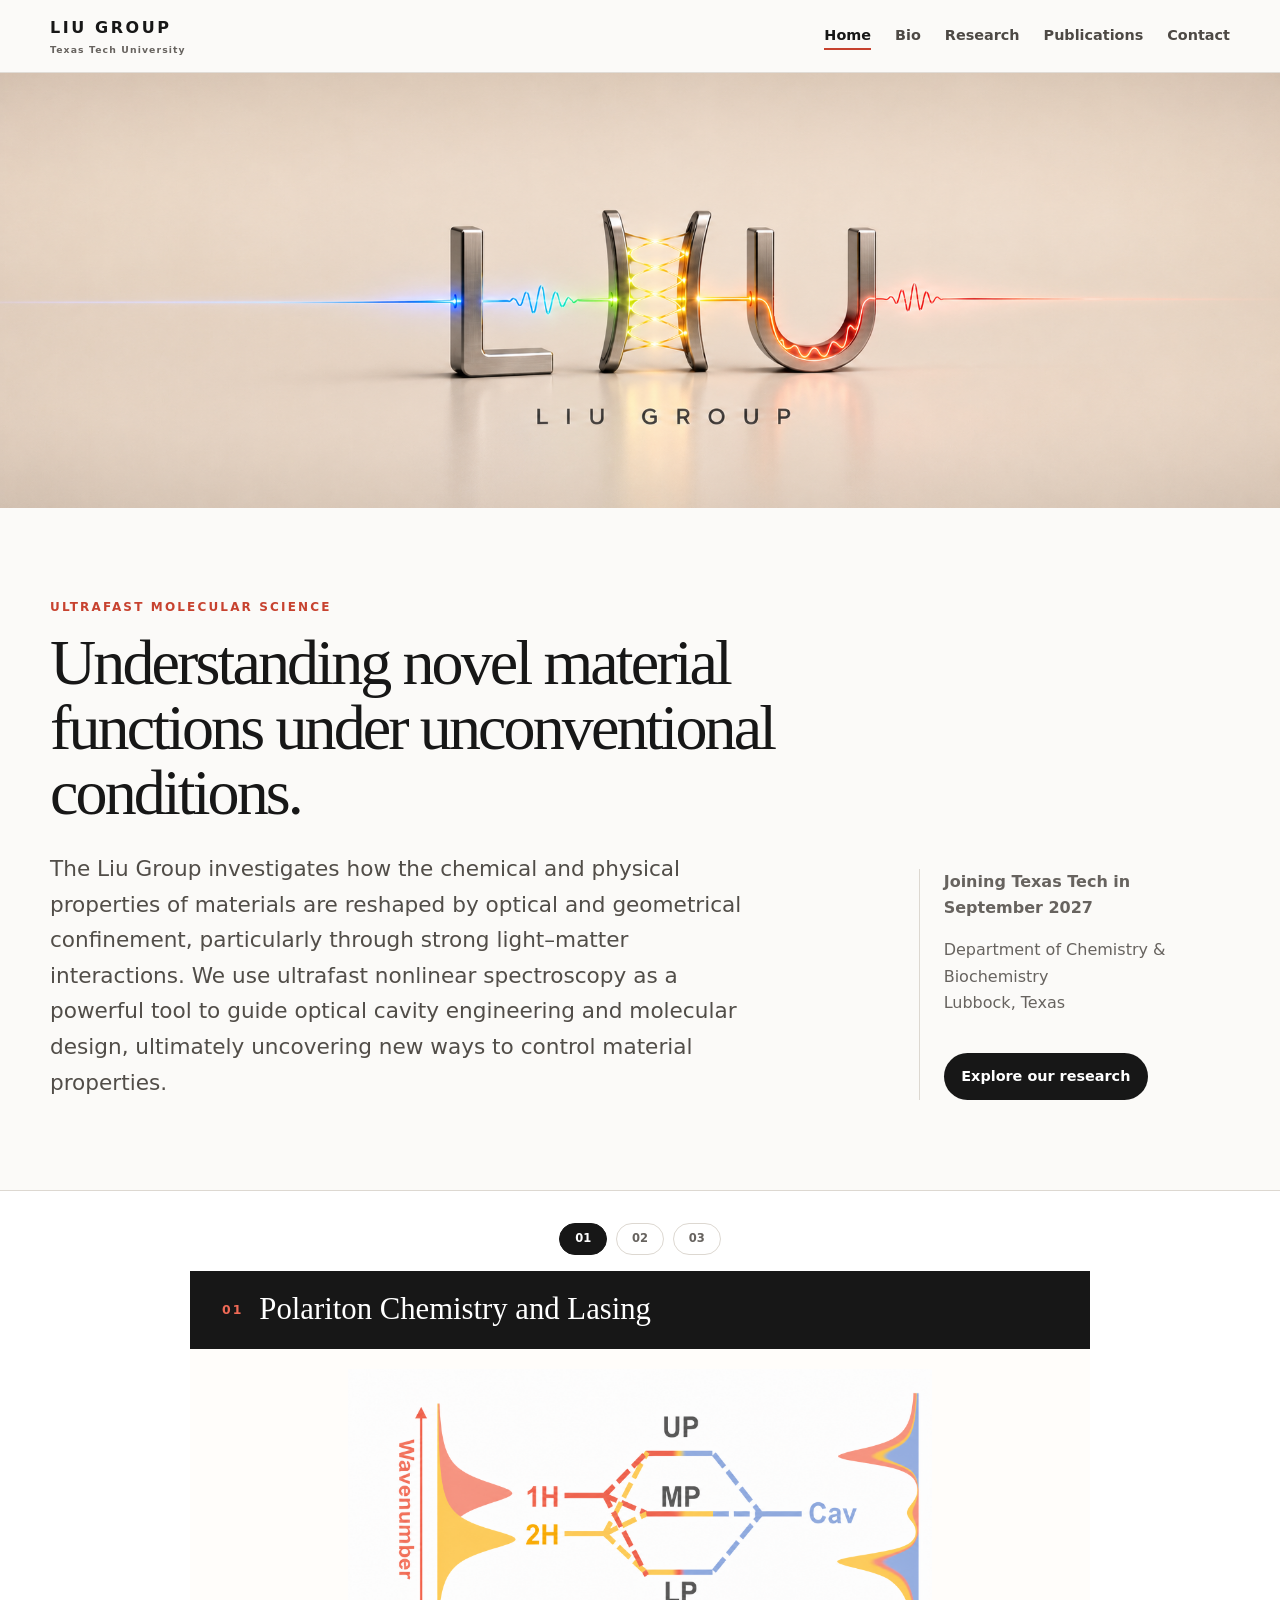
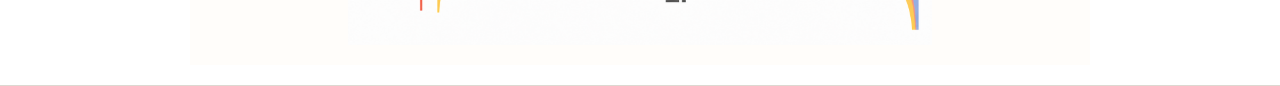
<file: docs/index.html>
<!doctype html><html lang="en"><head><meta charset="utf-8"><meta name="viewport" content="width=device-width,initial-scale=1"><meta name="description" content="The Liu Group at Texas Tech University studies ultrafast spectroscopy, polariton chemistry, and light-matter interactions."><title>LIU Group | Texas Tech University</title><link rel="stylesheet" href="styles.css"></head><body>
<a class="skip" href="#main">Skip to content</a><nav class="nav"><div class="nav-inner"><a class="brand" href="index.html">LIU GROUP<small>Texas Tech University</small></a><div class="menu"><a aria-current="page" href="index.html">Home</a><a href="bio.html">Bio</a><a href="research.html">Research</a><a href="publications.html">Publications</a><a href="contact.html">Contact</a></div></div></nav>
<main id="main"><img class="hero-art" src="assets/liu-color-header.png" alt="LIU Group logo with a colored light wave passing through stylized metallic letters"><section class="wrap hero-copy"><div><p class="eyebrow">Ultrafast molecular science</p><h1>Understanding novel material functions under unconventional conditions.</h1><p class="lede">The Liu Group investigates how the chemical and physical properties of materials are reshaped by optical and geometrical confinement, particularly through strong light–matter interactions. We use ultrafast nonlinear spectroscopy as a powerful tool to guide optical cavity engineering and molecular design, ultimately uncovering new ways to control material properties.</p></div><aside class="hero-side"><strong>Joining Texas Tech in September 2027</strong><p>Department of Chemistry &amp; Biochemistry<br>Lubbock, Texas</p><a class="button" href="research.html">Explore our research</a></aside></section>
<section class="band research-showcase" aria-label="Research focus"><div class="wrap"><div class="research-slides" aria-live="polite">
<a class="research-slide active" href="research.html#polariton-chemistry" aria-label="Read about polariton chemistry and lasing"><img src="assets/research-01-polariton.png" alt="Polariton energy-level diagram showing molecular transitions coupled to a cavity mode"><span class="slide-caption"><small>01</small>Polariton Chemistry and Lasing</span></a>
<a class="research-slide" href="research.html#self-hybridized" aria-label="Read about self-hybridized polariton systems"><img src="assets/research-02-self-hybridized.png" alt="Optical modes circulating within a metal-organic framework and a microdroplet"><span class="slide-caption"><small>02</small>Self-Hybridized Polariton Systems</span></a>
<a class="research-slide" href="research.html#instrumentation" aria-label="Read about instrumentation and method development"><img src="assets/research-03-timescales.png" alt="Spectroscopy timeline from femtoseconds and picoseconds to microseconds and milliseconds"><span class="slide-caption"><small>03</small>Instrumentation and Method Development</span></a>
</div><div class="slide-controls" aria-label="Choose a research focus"><button class="slide-dot active" type="button" data-slide="0" aria-label="Show research focus 1" aria-pressed="true">01</button><button class="slide-dot" type="button" data-slide="1" aria-label="Show research focus 2" aria-pressed="false">02</button><button class="slide-dot" type="button" data-slide="2" aria-label="Show research focus 3" aria-pressed="false">03</button></div></div></section></main>
<script src="script.js"></script></body></html>
</file>
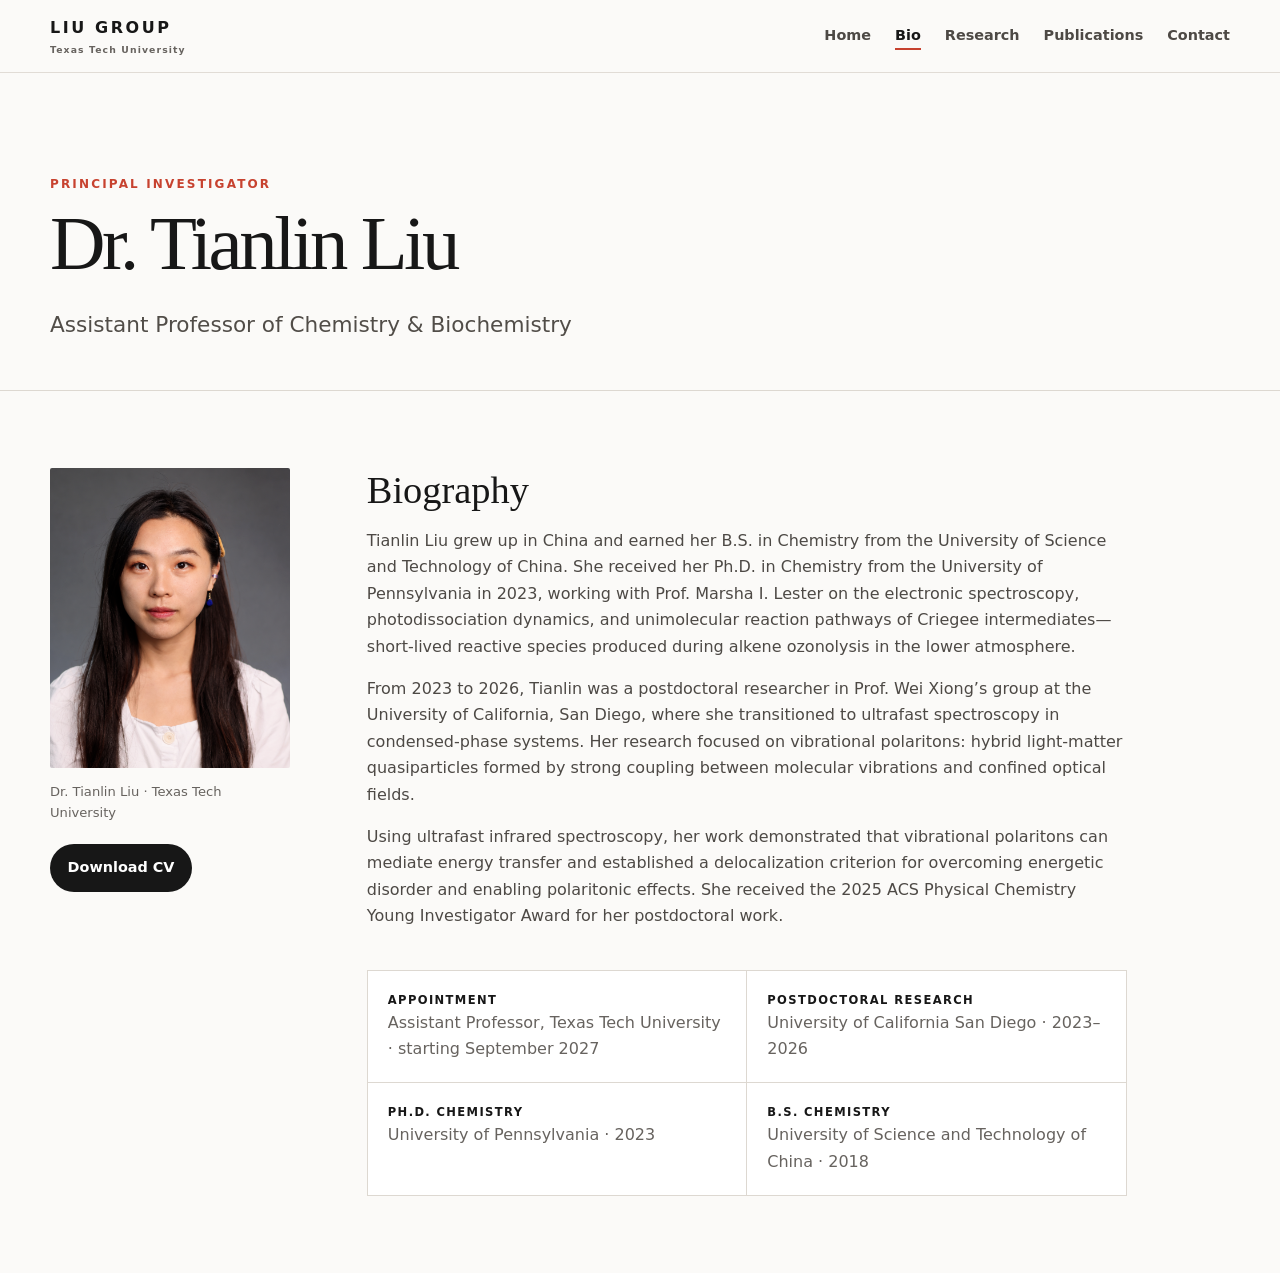
<file: docs/bio.html>
<!doctype html><html lang="en"><head><meta charset="utf-8"><meta name="viewport" content="width=device-width,initial-scale=1"><meta name="description" content="Biography of Dr. Tianlin Liu, Assistant Professor at Texas Tech University."><title>Bio | LIU Group</title><link rel="stylesheet" href="styles.css"></head><body>
<a class="skip" href="#main">Skip to content</a><nav class="nav"><div class="nav-inner"><a class="brand" href="index.html">LIU GROUP<small>Texas Tech University</small></a><div class="menu"><a href="index.html">Home</a><a aria-current="page" href="bio.html">Bio</a><a href="research.html">Research</a><a href="publications.html">Publications</a><a href="contact.html">Contact</a></div></div></nav>
<header class="page-head"><div class="wrap"><p class="eyebrow">Principal investigator</p><h1>Dr. Tianlin Liu</h1><p class="lede">Assistant Professor of Chemistry &amp; Biochemistry</p></div></header>
<main id="main" class="wrap content"><div class="profile"><div><img class="portrait" src="assets/tianlin-liu-headshot.png" alt="Professional headshot of Dr. Tianlin Liu"><p class="caption">Dr. Tianlin Liu · Texas Tech University</p><a class="button" href="assets/Tianlin-Liu-CV.pdf">Download CV</a></div><article class="prose"><h2>Biography</h2><p>Tianlin Liu grew up in China and earned her B.S. in Chemistry from the University of Science and Technology of China. She received her Ph.D. in Chemistry from the University of Pennsylvania in 2023, working with Prof. Marsha I. Lester on the electronic spectroscopy, photodissociation dynamics, and unimolecular reaction pathways of Criegee intermediates—short-lived reactive species produced during alkene ozonolysis in the lower atmosphere.</p><p>From 2023 to 2026, Tianlin was a postdoctoral researcher in Prof. Wei Xiong’s group at the University of California, San Diego, where she transitioned to ultrafast spectroscopy in condensed-phase systems. Her research focused on vibrational polaritons: hybrid light-matter quasiparticles formed by strong coupling between molecular vibrations and confined optical fields.</p><p>Using ultrafast infrared spectroscopy, her work demonstrated that vibrational polaritons can mediate energy transfer and established a delocalization criterion for overcoming energetic disorder and enabling polaritonic effects. She received the 2025 ACS Physical Chemistry Young Investigator Award for her postdoctoral work.</p><div class="facts"><div class="fact"><strong>Appointment</strong><span>Assistant Professor, Texas Tech University · starting September 2027</span></div><div class="fact"><strong>Postdoctoral research</strong><span>University of California San Diego · 2023–2026</span></div><div class="fact"><strong>Ph.D. Chemistry</strong><span>University of Pennsylvania · 2023</span></div><div class="fact"><strong>B.S. Chemistry</strong><span>University of Science and Technology of China · 2018</span></div></div></article></div></main>
<script src="script.js"></script></body></html>
</file>
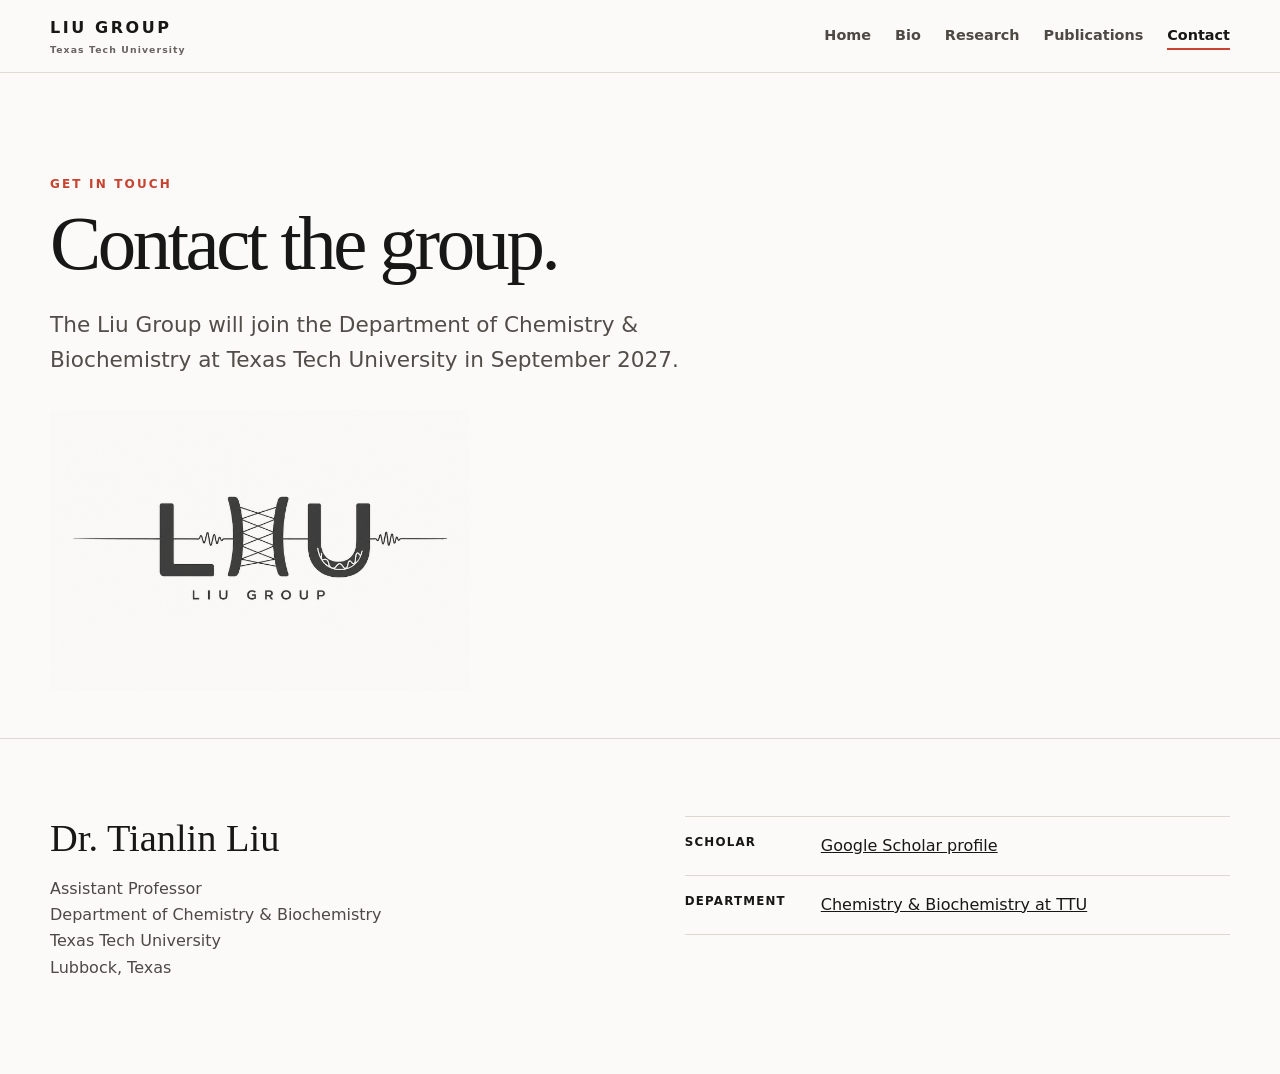
<file: docs/contact.html>
<!doctype html><html lang="en"><head><meta charset="utf-8"><meta name="viewport" content="width=device-width,initial-scale=1"><meta name="description" content="Contact the Liu Group in the Department of Chemistry and Biochemistry at Texas Tech University."><title>Contact | LIU Group</title><link rel="stylesheet" href="styles.css"></head><body>
<a class="skip" href="#main">Skip to content</a><nav class="nav"><div class="nav-inner"><a class="brand" href="index.html">LIU GROUP<small>Texas Tech University</small></a><div class="menu"><a href="index.html">Home</a><a href="bio.html">Bio</a><a href="research.html">Research</a><a href="publications.html">Publications</a><a aria-current="page" href="contact.html">Contact</a></div></div></nav>
<header class="page-head"><div class="wrap"><p class="eyebrow">Get in touch</p><h1>Contact the group.</h1><p class="lede">The Liu Group will join the Department of Chemistry &amp; Biochemistry at Texas Tech University in September 2027.</p><img class="page-mark" src="assets/liu-black-mark.png" alt="Black LIU Group logo"></div></header>
<main id="main" class="wrap content"><div class="contact-grid"><article class="prose"><h2>Dr. Tianlin Liu</h2><p>Assistant Professor<br>Department of Chemistry &amp; Biochemistry<br>Texas Tech University<br>Lubbock, Texas</p></article><ul class="contact-list"><li><strong>Scholar</strong><a href="https://scholar.google.com/citations?hl=en&amp;user=Oyp-0d4AAAAJ&amp;view_op=list_works&amp;sortby=pubdate">Google Scholar profile</a></li><li><strong>Department</strong><a href="https://www.depts.ttu.edu/chemistry/">Chemistry &amp; Biochemistry at TTU</a></li></ul></div></main>
<script src="script.js"></script></body></html>
</file>
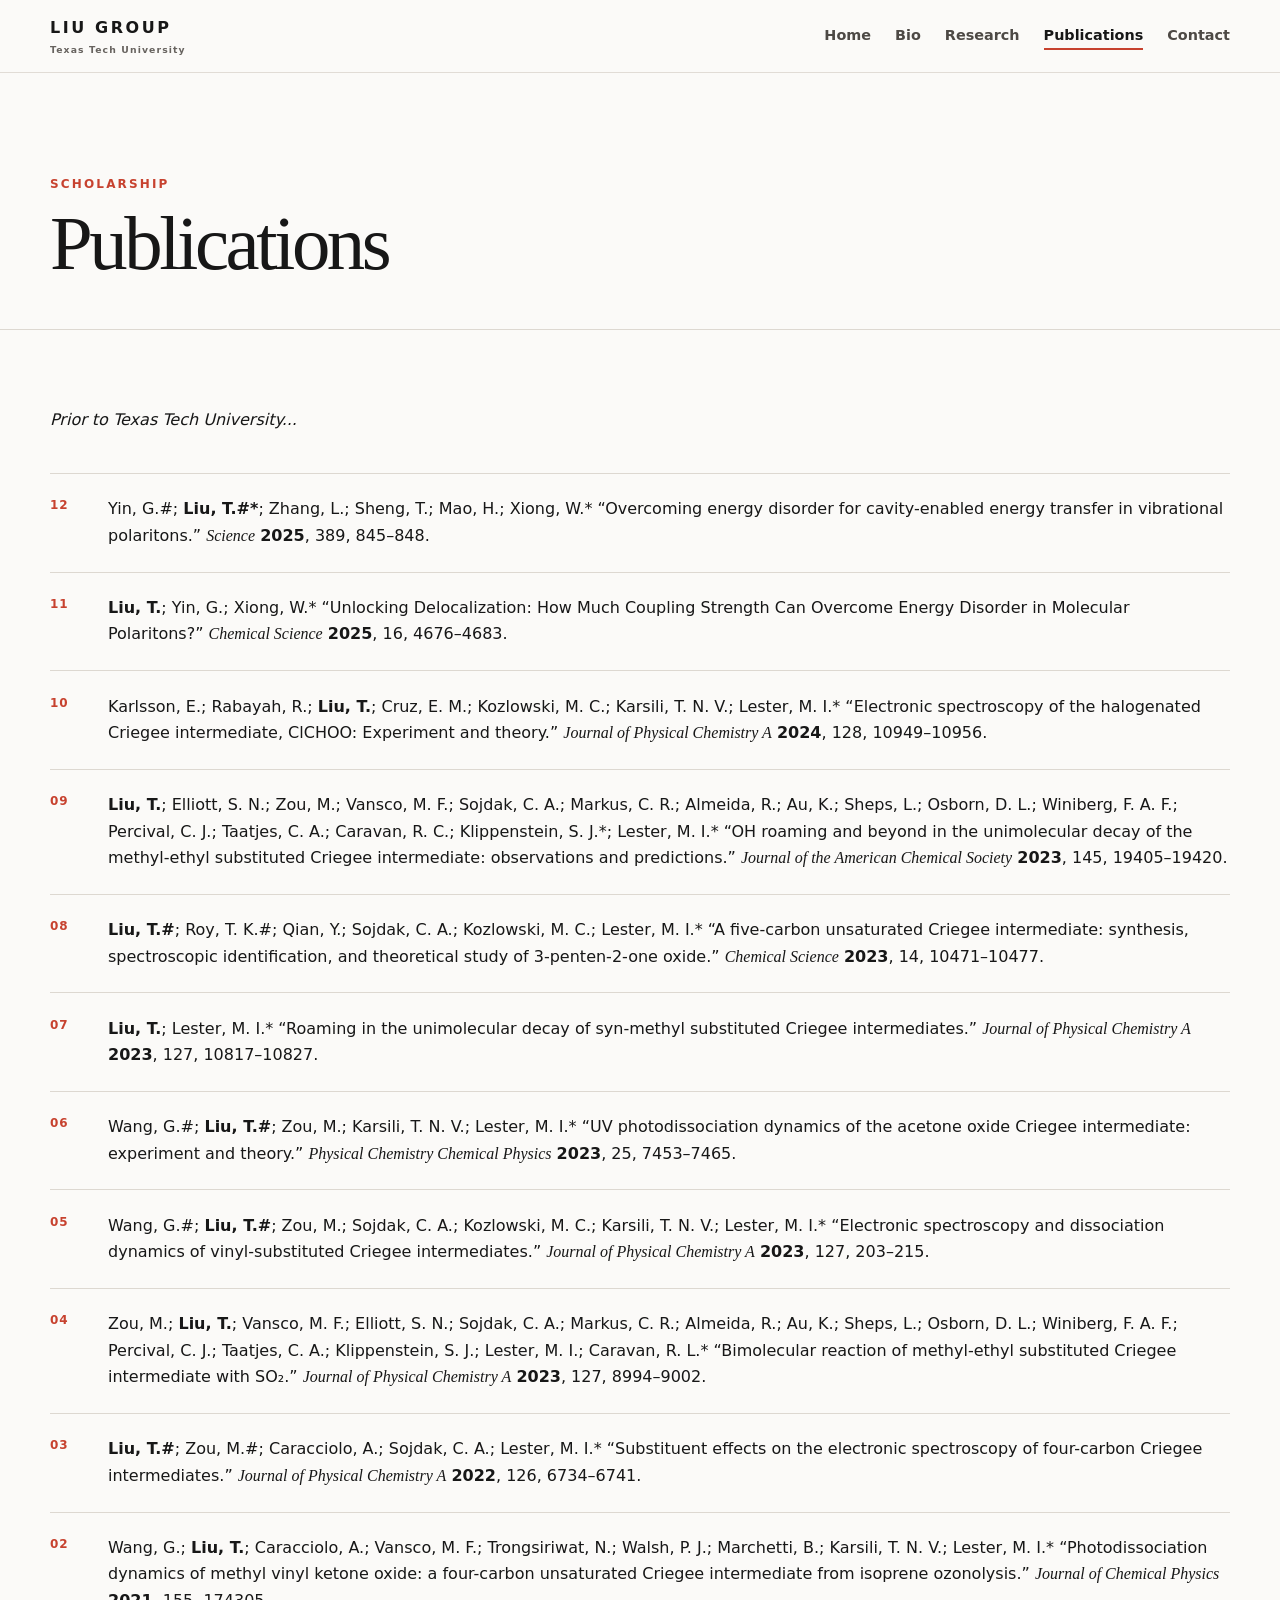
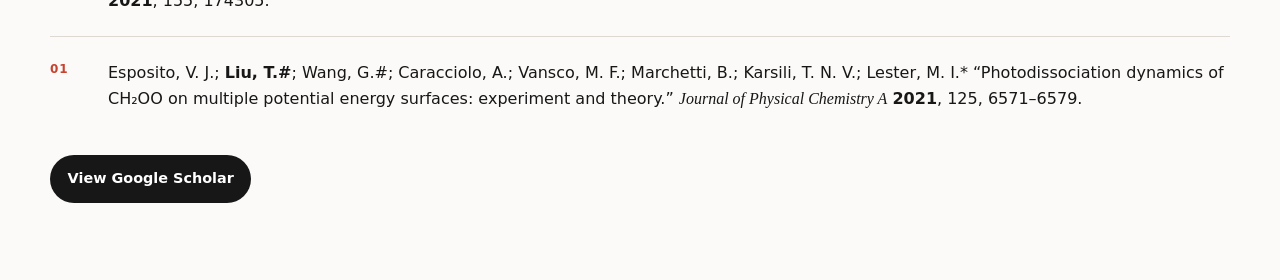
<file: docs/publications.html>
<!doctype html><html lang="en"><head><meta charset="utf-8"><meta name="viewport" content="width=device-width,initial-scale=1"><meta name="description" content="Publications by Dr. Tianlin Liu completed before joining Texas Tech University."><title>Publications | LIU Group</title><link rel="stylesheet" href="styles.css"></head><body>
<a class="skip" href="#main">Skip to content</a><nav class="nav"><div class="nav-inner"><a class="brand" href="index.html">LIU GROUP<small>Texas Tech University</small></a><div class="menu"><a href="index.html">Home</a><a href="bio.html">Bio</a><a href="research.html">Research</a><a aria-current="page" href="publications.html">Publications</a><a href="contact.html">Contact</a></div></div></nav>
<header class="page-head"><div class="wrap"><p class="eyebrow">Scholarship</p><h1>Publications</h1></div></header>
<main id="main" class="wrap content"><p class="prior-note">Prior to Texas Tech University...</p><ol class="publications" reversed start="12">
<li><p>Yin, G.#; <strong>Liu, T.#*</strong>; Zhang, L.; Sheng, T.; Mao, H.; Xiong, W.* “Overcoming energy disorder for cavity-enabled energy transfer in vibrational polaritons.” <em>Science</em> <strong>2025</strong>, 389, 845–848.</p></li>
<li><p><strong>Liu, T.</strong>; Yin, G.; Xiong, W.* “Unlocking Delocalization: How Much Coupling Strength Can Overcome Energy Disorder in Molecular Polaritons?” <em>Chemical Science</em> <strong>2025</strong>, 16, 4676–4683.</p></li>
<li><p>Karlsson, E.; Rabayah, R.; <strong>Liu, T.</strong>; Cruz, E. M.; Kozlowski, M. C.; Karsili, T. N. V.; Lester, M. I.* “Electronic spectroscopy of the halogenated Criegee intermediate, ClCHOO: Experiment and theory.” <em>Journal of Physical Chemistry A</em> <strong>2024</strong>, 128, 10949–10956.</p></li>
<li><p><strong>Liu, T.</strong>; Elliott, S. N.; Zou, M.; Vansco, M. F.; Sojdak, C. A.; Markus, C. R.; Almeida, R.; Au, K.; Sheps, L.; Osborn, D. L.; Winiberg, F. A. F.; Percival, C. J.; Taatjes, C. A.; Caravan, R. C.; Klippenstein, S. J.*; Lester, M. I.* “OH roaming and beyond in the unimolecular decay of the methyl-ethyl substituted Criegee intermediate: observations and predictions.” <em>Journal of the American Chemical Society</em> <strong>2023</strong>, 145, 19405–19420.</p></li>
<li><p><strong>Liu, T.#</strong>; Roy, T. K.#; Qian, Y.; Sojdak, C. A.; Kozlowski, M. C.; Lester, M. I.* “A five-carbon unsaturated Criegee intermediate: synthesis, spectroscopic identification, and theoretical study of 3-penten-2-one oxide.” <em>Chemical Science</em> <strong>2023</strong>, 14, 10471–10477.</p></li>
<li><p><strong>Liu, T.</strong>; Lester, M. I.* “Roaming in the unimolecular decay of syn-methyl substituted Criegee intermediates.” <em>Journal of Physical Chemistry A</em> <strong>2023</strong>, 127, 10817–10827.</p></li>
<li><p>Wang, G.#; <strong>Liu, T.#</strong>; Zou, M.; Karsili, T. N. V.; Lester, M. I.* “UV photodissociation dynamics of the acetone oxide Criegee intermediate: experiment and theory.” <em>Physical Chemistry Chemical Physics</em> <strong>2023</strong>, 25, 7453–7465.</p></li>
<li><p>Wang, G.#; <strong>Liu, T.#</strong>; Zou, M.; Sojdak, C. A.; Kozlowski, M. C.; Karsili, T. N. V.; Lester, M. I.* “Electronic spectroscopy and dissociation dynamics of vinyl-substituted Criegee intermediates.” <em>Journal of Physical Chemistry A</em> <strong>2023</strong>, 127, 203–215.</p></li>
<li><p>Zou, M.; <strong>Liu, T.</strong>; Vansco, M. F.; Elliott, S. N.; Sojdak, C. A.; Markus, C. R.; Almeida, R.; Au, K.; Sheps, L.; Osborn, D. L.; Winiberg, F. A. F.; Percival, C. J.; Taatjes, C. A.; Klippenstein, S. J.; Lester, M. I.; Caravan, R. L.* “Bimolecular reaction of methyl-ethyl substituted Criegee intermediate with SO₂.” <em>Journal of Physical Chemistry A</em> <strong>2023</strong>, 127, 8994–9002.</p></li>
<li><p><strong>Liu, T.#</strong>; Zou, M.#; Caracciolo, A.; Sojdak, C. A.; Lester, M. I.* “Substituent effects on the electronic spectroscopy of four-carbon Criegee intermediates.” <em>Journal of Physical Chemistry A</em> <strong>2022</strong>, 126, 6734–6741.</p></li>
<li><p>Wang, G.; <strong>Liu, T.</strong>; Caracciolo, A.; Vansco, M. F.; Trongsiriwat, N.; Walsh, P. J.; Marchetti, B.; Karsili, T. N. V.; Lester, M. I.* “Photodissociation dynamics of methyl vinyl ketone oxide: a four-carbon unsaturated Criegee intermediate from isoprene ozonolysis.” <em>Journal of Chemical Physics</em> <strong>2021</strong>, 155, 174305.</p></li>
<li><p>Esposito, V. J.; <strong>Liu, T.#</strong>; Wang, G.#; Caracciolo, A.; Vansco, M. F.; Marchetti, B.; Karsili, T. N. V.; Lester, M. I.* “Photodissociation dynamics of CH₂OO on multiple potential energy surfaces: experiment and theory.” <em>Journal of Physical Chemistry A</em> <strong>2021</strong>, 125, 6571–6579.</p></li>
</ol><a class="button" href="https://scholar.google.com/citations?hl=en&amp;user=Oyp-0d4AAAAJ&amp;view_op=list_works&amp;sortby=pubdate">View Google Scholar</a></main>
<script src="script.js"></script></body></html>
</file>
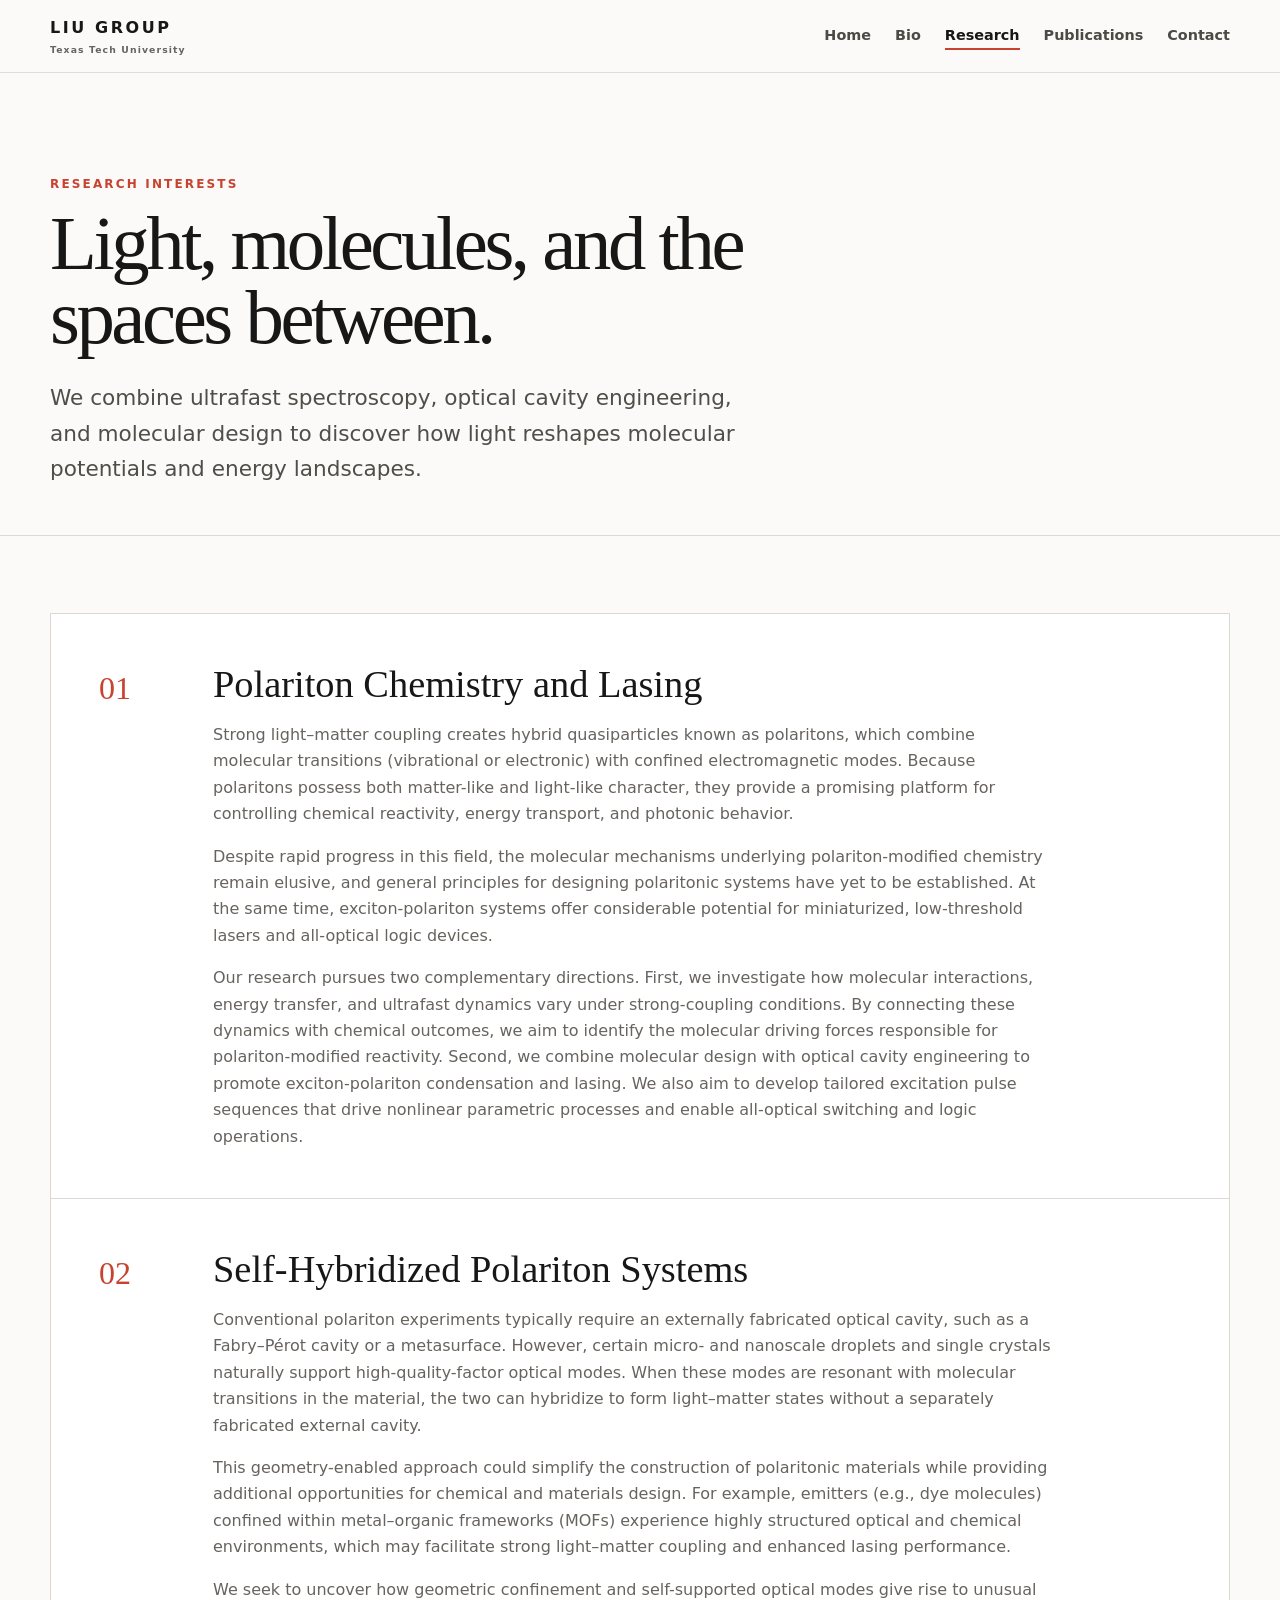
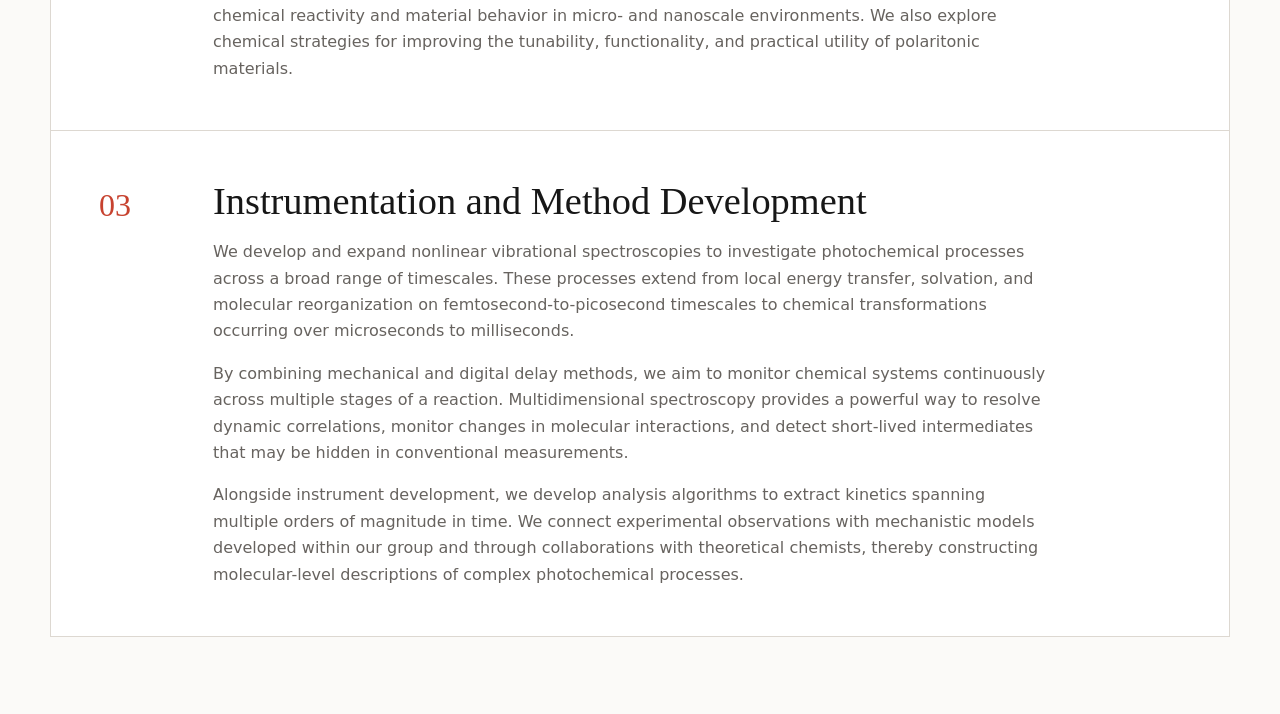
<file: docs/research.html>
<!doctype html><html lang="en"><head><meta charset="utf-8"><meta name="viewport" content="width=device-width,initial-scale=1"><meta name="description" content="Research interests of the Liu Group: polariton chemistry, exciton polaritons, and microdroplet spectroscopy."><title>Research Interests | LIU Group</title><link rel="stylesheet" href="styles.css"></head><body>
<a class="skip" href="#main">Skip to content</a><nav class="nav"><div class="nav-inner"><a class="brand" href="index.html">LIU GROUP<small>Texas Tech University</small></a><div class="menu"><a href="index.html">Home</a><a href="bio.html">Bio</a><a aria-current="page" href="research.html">Research</a><a href="publications.html">Publications</a><a href="contact.html">Contact</a></div></div></nav>
<header class="page-head"><div class="wrap"><p class="eyebrow">Research interests</p><h1>Light, molecules, and the spaces between.</h1><p class="lede">We combine ultrafast spectroscopy, optical cavity engineering, and molecular design to discover how light reshapes molecular potentials and energy landscapes.</p></div></header>
<main id="main" class="wrap content"><div class="research-grid">
<article class="research-card" id="polariton-chemistry"><div class="number">01</div><div><h2>Polariton Chemistry and Lasing</h2><p>Strong light–matter coupling creates hybrid quasiparticles known as polaritons, which combine molecular transitions (vibrational or electronic) with confined electromagnetic modes. Because polaritons possess both matter-like and light-like character, they provide a promising platform for controlling chemical reactivity, energy transport, and photonic behavior.</p><p>Despite rapid progress in this field, the molecular mechanisms underlying polariton-modified chemistry remain elusive, and general principles for designing polaritonic systems have yet to be established. At the same time, exciton-polariton systems offer considerable potential for miniaturized, low-threshold lasers and all-optical logic devices.</p><p>Our research pursues two complementary directions. First, we investigate how molecular interactions, energy transfer, and ultrafast dynamics vary under strong-coupling conditions. By connecting these dynamics with chemical outcomes, we aim to identify the molecular driving forces responsible for polariton-modified reactivity. Second, we combine molecular design with optical cavity engineering to promote exciton-polariton condensation and lasing. We also aim to develop tailored excitation pulse sequences that drive nonlinear parametric processes and enable all-optical switching and logic operations.</p></div></article>
<article class="research-card" id="self-hybridized"><div class="number">02</div><div><h2>Self-Hybridized Polariton Systems</h2><p>Conventional polariton experiments typically require an externally fabricated optical cavity, such as a Fabry–Pérot cavity or a metasurface. However, certain micro- and nanoscale droplets and single crystals naturally support high-quality-factor optical modes. When these modes are resonant with molecular transitions in the material, the two can hybridize to form light–matter states without a separately fabricated external cavity.</p><p>This geometry-enabled approach could simplify the construction of polaritonic materials while providing additional opportunities for chemical and materials design. For example, emitters (e.g., dye molecules) confined within metal–organic frameworks (MOFs) experience highly structured optical and chemical environments, which may facilitate strong light–matter coupling and enhanced lasing performance.</p><p>We seek to uncover how geometric confinement and self-supported optical modes give rise to unusual chemical reactivity and material behavior in micro- and nanoscale environments. We also explore chemical strategies for improving the tunability, functionality, and practical utility of polaritonic materials.</p></div></article>
<article class="research-card" id="instrumentation"><div class="number">03</div><div><h2>Instrumentation and Method Development</h2><p>We develop and expand nonlinear vibrational spectroscopies to investigate photochemical processes across a broad range of timescales. These processes extend from local energy transfer, solvation, and molecular reorganization on femtosecond-to-picosecond timescales to chemical transformations occurring over microseconds to milliseconds.</p><p>By combining mechanical and digital delay methods, we aim to monitor chemical systems continuously across multiple stages of a reaction. Multidimensional spectroscopy provides a powerful way to resolve dynamic correlations, monitor changes in molecular interactions, and detect short-lived intermediates that may be hidden in conventional measurements.</p><p>Alongside instrument development, we develop analysis algorithms to extract kinetics spanning multiple orders of magnitude in time. We connect experimental observations with mechanistic models developed within our group and through collaborations with theoretical chemists, thereby constructing molecular-level descriptions of complex photochemical processes.</p></div></article>
</div></main>
<script src="script.js"></script></body></html>
</file>
<file: docs/styles.css>
:root { --ink:#171717; --muted:#67635f; --paper:#fbfaf8; --line:#ddd8d1; --accent:#c7422f; --max:1180px; }
* { box-sizing:border-box; }
html { scroll-behavior:smooth; }
body { margin:0; color:var(--ink); background:var(--paper); font-family:Inter,ui-sans-serif,system-ui,-apple-system,"Segoe UI",sans-serif; line-height:1.65; }
a { color:inherit; }
img { display:block; max-width:100%; }
.skip { position:absolute; left:-9999px; }
.skip:focus { left:1rem; top:1rem; z-index:20; padding:.65rem 1rem; background:#fff; }
.nav { position:sticky; top:0; z-index:10; border-bottom:1px solid rgba(221,216,209,.85); background:rgba(251,250,248,.92); backdrop-filter:blur(14px); }
.nav-inner { width:min(calc(100% - 2rem),var(--max)); min-height:72px; margin:auto; display:flex; align-items:center; justify-content:space-between; gap:2rem; }
.brand { text-decoration:none; font-weight:800; letter-spacing:.16em; }
.brand small { display:block; font-size:.58rem; font-weight:600; letter-spacing:.12em; color:var(--muted); }
.menu { display:flex; align-items:center; gap:1.5rem; }
.menu a { font-size:.9rem; font-weight:650; text-decoration:none; color:#4d4945; }
.menu a:hover,.menu a[aria-current="page"] { color:var(--ink); }
.menu a[aria-current="page"] { box-shadow:0 2px var(--accent); }
.wrap { width:min(calc(100% - 2rem),var(--max)); margin:auto; }
.hero-art { width:100%; height:clamp(220px,34vw,460px); object-fit:cover; object-position:center; background:#efe8de; }
.hero-copy { padding:clamp(3rem,7vw,7rem) 0; display:grid; grid-template-columns:1.45fr .55fr; gap:3rem; align-items:end; }
.eyebrow { margin:0 0 .75rem; color:var(--accent); font-size:.75rem; font-weight:800; letter-spacing:.18em; text-transform:uppercase; }
h1 { max-width:880px; margin:0; font-family:Georgia,"Times New Roman",serif; font-size:clamp(3rem,7vw,6.7rem); font-weight:500; line-height:.96; letter-spacing:-.045em; }
.hero-copy h1 { font-size:clamp(2.55rem,5vw,5rem); line-height:1.02; }
.lede { margin:1.6rem 0 0; max-width:720px; font-size:clamp(1.08rem,2vw,1.35rem); color:#514d48; }
.hero-side { padding-left:1.5rem; border-left:1px solid var(--line); color:var(--muted); }
.button { display:inline-block; margin-top:1.25rem; padding:.75rem 1.1rem; border-radius:99px; background:var(--ink); color:#fff; text-decoration:none; font-weight:700; font-size:.9rem; }
.band { border-top:1px solid var(--line); border-bottom:1px solid var(--line); background:#fff; }
.highlights { display:grid; grid-template-columns:repeat(3,1fr); }
.highlight { padding:2.2rem; border-right:1px solid var(--line); }
.highlight:last-child { border-right:0; }
.highlight span { color:var(--accent); font-size:.76rem; font-weight:800; letter-spacing:.14em; }
.highlight h2 { margin:.55rem 0; font-family:Georgia,serif; font-size:1.5rem; font-weight:500; }
.highlight p { margin:0; color:var(--muted); }
.research-showcase { padding:clamp(1rem,3vw,2rem) 0 1.25rem; }
.research-showcase > .wrap { width:min(calc(100% - 2rem),900px); display:flex; flex-direction:column; }
.research-slides { position:relative; aspect-ratio:16/7; overflow:hidden; background:#f5f1eb; }
.research-slide { position:absolute; inset:0; display:grid; grid-template-columns:1fr; grid-template-rows:auto 1fr; align-items:stretch; opacity:0; visibility:hidden; text-decoration:none; transition:opacity .65s ease,visibility .65s; }
.research-slide.active { opacity:1; visibility:visible; }
.research-slide img { width:100%; height:100%; min-width:0; min-height:0; object-fit:contain; padding:1.25rem; background:#fffdfa; }
.slide-caption { order:-1; display:flex; flex-direction:row; align-items:center; gap:1rem; padding:clamp(1rem,2vw,1.4rem) clamp(1.25rem,3vw,2rem); background:var(--ink); color:#fff; font-family:Georgia,serif; font-size:clamp(1.4rem,2.4vw,2.15rem); line-height:1.08; }
.slide-caption small { flex:0 0 auto; margin:0; color:#ef6a56; font-family:Inter,ui-sans-serif,system-ui,sans-serif; font-size:.78rem; font-weight:800; letter-spacing:.16em; }
.research-slide:hover .slide-caption { background:#292929; }
.slide-controls { order:-1; display:flex; justify-content:center; gap:.55rem; padding:0 0 1rem; }
.slide-dot { width:3rem; height:2rem; border:1px solid var(--line); border-radius:99px; background:#fff; color:var(--muted); font:700 .72rem/1 Inter,ui-sans-serif,system-ui,sans-serif; cursor:pointer; }
.slide-dot.active { border-color:var(--ink); background:var(--ink); color:#fff; }
.page-head { padding:clamp(4rem,8vw,8rem) 0 3rem; border-bottom:1px solid var(--line); }
.page-head h1 { font-size:clamp(3rem,6vw,5.5rem); }
.page-mark { width:min(420px,70vw); margin-top:2rem; opacity:.86; mix-blend-mode:multiply; }
.content { padding:clamp(3rem,6vw,6rem) 0; }
.profile { display:grid; grid-template-columns:minmax(190px,240px) minmax(0,1fr); gap:clamp(2.5rem,6vw,6rem); align-items:start; }
.portrait { width:100%; border-radius:2px; aspect-ratio:4/5; object-fit:cover; object-position:center top; }
.caption { margin:.8rem 0 0; font-size:.82rem; color:var(--muted); }
.prose { max-width:760px; }
.prose h2,.research-card h2 { margin:0 0 1rem; font-family:Georgia,serif; font-size:clamp(1.8rem,3vw,2.6rem); font-weight:500; line-height:1.15; }
.prose h3 { margin:2.2rem 0 .5rem; font-size:1rem; letter-spacing:.08em; text-transform:uppercase; }
.prose p { color:#4d4945; }
.facts { display:grid; grid-template-columns:repeat(2,1fr); gap:1px; margin-top:2.5rem; background:var(--line); border:1px solid var(--line); }
.fact { padding:1.25rem; background:#fff; }
.fact strong { display:block; font-size:.72rem; letter-spacing:.12em; text-transform:uppercase; }
.fact span { color:var(--muted); }
.research-grid { display:grid; gap:1px; background:var(--line); border:1px solid var(--line); }
.research-card { display:grid; grid-template-columns:90px 1fr; gap:1.5rem; padding:clamp(1.5rem,4vw,3rem); background:#fff; }
.research-card { scroll-margin-top:92px; }
.number { color:var(--accent); font-family:Georgia,serif; font-size:2rem; }
.research-card p { max-width:840px; margin:0 0 1rem; color:var(--muted); }
.research-card p:last-child { margin-bottom:0; }
.prior-note { margin:0 0 2.5rem; color:var(--ink); font-size:1rem; font-style:italic; }
.publications { margin:0; padding:0; list-style:none; counter-reset:pub 13; }
.publications li { counter-increment:pub -1; display:grid; grid-template-columns:42px 1fr; gap:1rem; padding:1.4rem 0; border-top:1px solid var(--line); }
.publications li::before { content:counter(pub,decimal-leading-zero); color:var(--accent); font-size:.75rem; font-weight:800; letter-spacing:.08em; }
.publications p { margin:0; }
.publications em { font-family:Georgia,serif; }
.contact-grid { display:grid; grid-template-columns:1fr 1fr; gap:clamp(2rem,7vw,7rem); }
.contact-list { margin:0; padding:0; list-style:none; border-top:1px solid var(--line); }
.contact-list li { display:grid; grid-template-columns:120px 1fr; gap:1rem; padding:1rem 0; border-bottom:1px solid var(--line); }
.contact-list strong { font-size:.74rem; letter-spacing:.1em; text-transform:uppercase; }
.footer { margin-top:2rem; padding:2rem 0; border-top:1px solid var(--line); color:var(--muted); font-size:.82rem; }
@media (max-width:760px) {
  .nav-inner { min-height:auto; padding:.8rem 0; flex-direction:column; align-items:flex-start; gap:.65rem; }
  .menu { width:100%; gap:clamp(.65rem,4vw,1.25rem); overflow-x:auto; padding-bottom:.2rem; }
  .menu a { flex:0 0 auto; font-size:.82rem; }
  .hero-copy,.profile,.contact-grid { grid-template-columns:1fr; }
  .hero-side { padding-left:0; border-left:0; }
  .highlights { grid-template-columns:1fr; }
  .highlight { border-right:0; border-bottom:1px solid var(--line); }
  .research-card { grid-template-columns:48px 1fr; }
  .research-slides { aspect-ratio:4/3; }
  .research-slide { grid-template-columns:1fr; grid-template-rows:auto 1fr; }
  .slide-caption { padding:1.25rem; font-size:clamp(1.35rem,6.5vw,2rem); }
  .facts { grid-template-columns:1fr; }
  .contact-list li { grid-template-columns:1fr; gap:.25rem; }
}
@media (prefers-reduced-motion:reduce) { html { scroll-behavior:auto; } }
</file>
